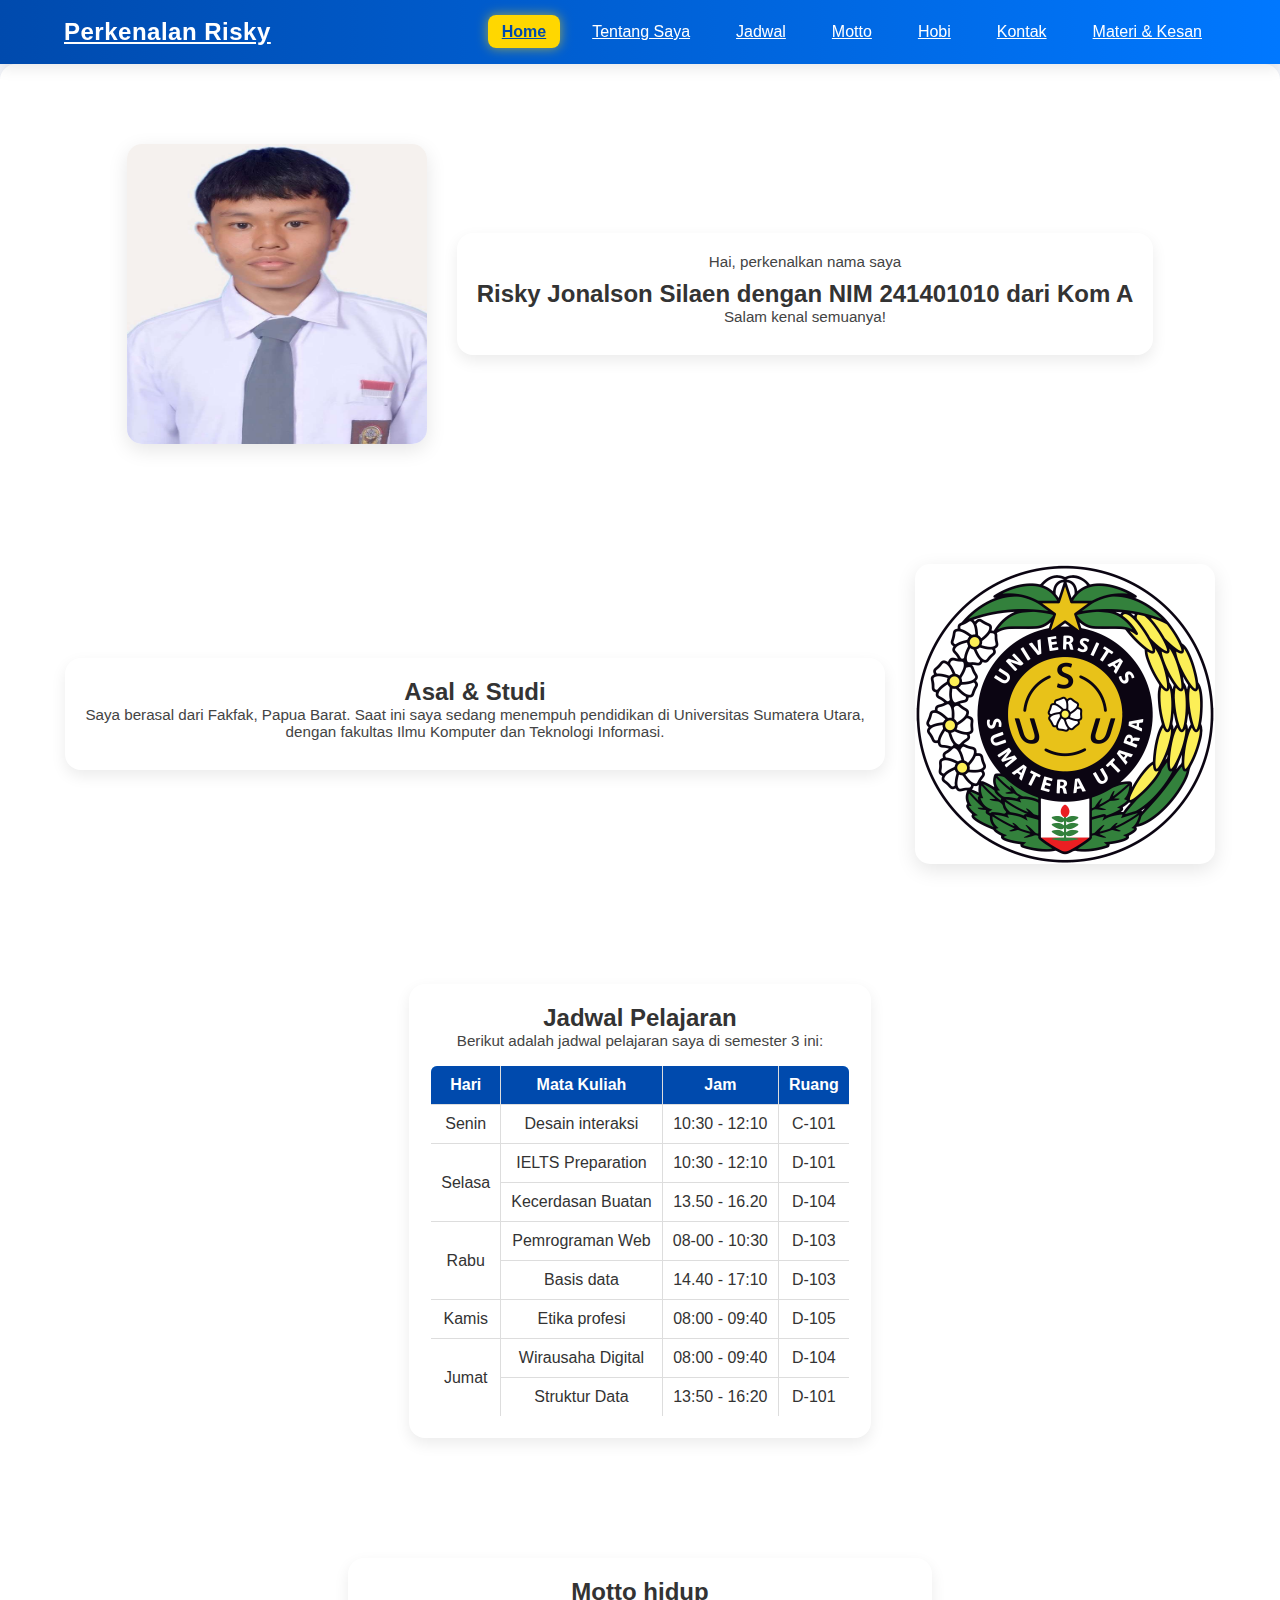
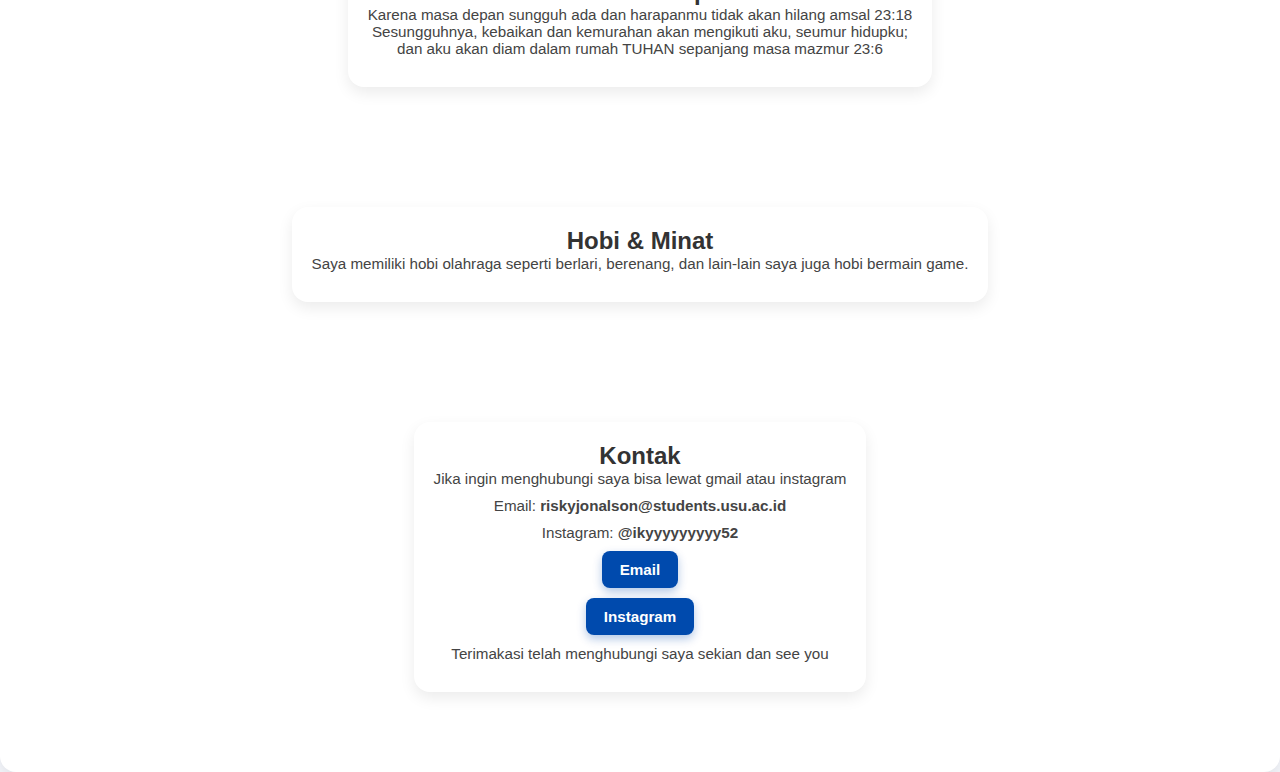
<file: index.html>
<!DOCTYPE html>
<html lang="id">
<head>
  <meta charset="UTF-8">
  <meta name="viewport" content="width=device-width, initial-scale=1.0">
  <title>Perkenalan Risky</title>
  <link rel="stylesheet" href="cek.css">
  <script defer src="cek.js"></script>
</head>
<body>

 <nav>
  <div class="wrapper-nav">
    <div class="logo"><a href="#home">Perkenalan Risky</a></div>

    <div class="menu-toggle" id="menu-toggle">
      <div class="bar"></div>
      <div class="bar"></div>
      <div class="bar"></div>
    </div>

    <ul class="menu" id="menu">
      <li><a href="#home" class="nav-link active">Home</a></li>
      <li><a href="#about" class="nav-link">Tentang Saya</a></li>
      <li><a href="#jadwal" class="nav-link">Jadwal</a></li>
      <li><a href="#Motto" class="nav-link">Motto</a></li>
      <li><a href="#hobi" class="nav-link">Hobi</a></li>
      <li><a href="#contact" class="nav-link">Kontak</a></li>
      <li><a href="materi.html" class="nav-link">Materi & Kesan</a></li>
    </ul>
  </div>
</nav>

  <!-- Isi halaman tetap seperti codingan kamu sebelumnya -->
  <div class="card">
    <section id="home">
      <img src="IMG_20250901_174842.jpg" height="300px" width="300px"/>
      <div class="card">
        <p class="deskripsi">Hai, perkenalkan nama saya</p>
        <h2>Risky Jonalson Silaen dengan NIM 241401010 dari Kom A</h2>
        <p>Salam kenal semuanya!</p>
      </div>
    </section>

    <section id="about">
      <div class="card">
        <h2>Asal & Studi</h2>
        <p>Saya berasal dari Fakfak, Papua Barat. Saat ini saya sedang menempuh pendidikan di Universitas Sumatera Utara,<br>
           dengan fakultas Ilmu Komputer dan Teknologi Informasi.</p>
      </div>
      <img src="Logo_of_North_Sumatra_University.svg.png" height="300px" width="300px"/>
    </section>

    <!-- Jadwal, Motto, Hobi, dan Contact tetap -->
    <section id="jadwal">
      <div class="card">
        <h2>Jadwal Pelajaran</h2>
        <p>Berikut adalah jadwal pelajaran saya di semester 3 ini:</p>
            <table
      border="2"
      cellpadding="8"
      cellspacing="0"
      align="center"
      bgcolor="White"
      bordercolor="blue"
    >
      <tr bgcolor="#87cefa">
        <th>Hari</th>
        <th>Mata Kuliah</th>
        <th>Jam</th>
        <th>Ruang</th>
      </tr>
      <tr>
        <td>Senin</td>
        <td>Desain interaksi</td>
        <td>10:30 - 12:10</td>
        <td>C-101</td>
      </tr>
      <tr>
        <td rowspan="2">Selasa</td>
        <td>IELTS Preparation</td>
        <td>10:30 - 12:10</td>
        <td>D-101</td>
      </tr>
      <tr>
        <td>Kecerdasan Buatan</td>
        <td>13.50 - 16.20</td>
        <td>D-104</td>
      </tr>
      <tr>
        <td rowspan="2">Rabu</td>
        <td>Pemrograman Web</td>
        <td>08-00 - 10:30</td>
        <td>D-103</td>
      </tr>
      <tr>
        <td>Basis data</td>
        <td>14.40 - 17:10</td>
        <td>D-103</td>
      </tr>
      <tr>
        <td rowspan="1">Kamis</td>
        <td>Etika profesi</td>
        <td>08:00 - 09:40</td>
        <td>D-105</td>
      </tr>
      <tr>
        <td rowspan="2">Jumat</td>
        <td>Wirausaha Digital</td>
        <td>08:00 - 09:40</td>
        <td>D-104</td>
      </tr>
      <tr>
         <td>Struktur Data</td>
         <td>13:50 - 16:20</td>
         <td>D-101</td>
      </tr>
    </table>
      </div>
    </section>

      <section id="Motto">
      <div class="card">
        <h2>Motto hidup</h2>
        <p>Karena masa depan sungguh ada dan harapanmu tidak akan hilang amsal 23:18<br>
          Sesungguhnya, kebaikan dan kemurahan akan mengikuti aku, seumur hidupku;<br>
          dan aku akan diam dalam rumah TUHAN sepanjang masa mazmur 23:6 
        </p>
      </div>
    </section>

    
    <section id="hobi">
      <div class="card">
        <h2>Hobi & Minat</h2>
        <p>Saya memiliki hobi olahraga seperti berlari, berenang, dan lain-lain saya juga hobi
          bermain game.</p>
      </div>
    </section>

    <section id="contact">
  <div class="card">
    <h2>Kontak</h2>
    <p>Jika ingin menghubungi saya bisa lewat gmail atau instagram </p>
    <p>Email: <b>riskyjonalson@students.usu.ac.id</b></p>
    <p>Instagram: <b>@ikyyyyyyyyy52</b></p>
    <p><a href="mailto:riskyjonalson@students.usu.ac.id" class="tbl-biru">Email</a></p>
    <p><a href="https://www.instagram.com/ikyyyyyyyyy52?igsh=cXFyc2M5ZG95Zmtz" class="tbl-biru">Instagram</a></p>
    <p>Terimakasi telah menghubungi saya sekian dan see you</p>
  </div>
</section>

</div>
</body>
</html>
</file>
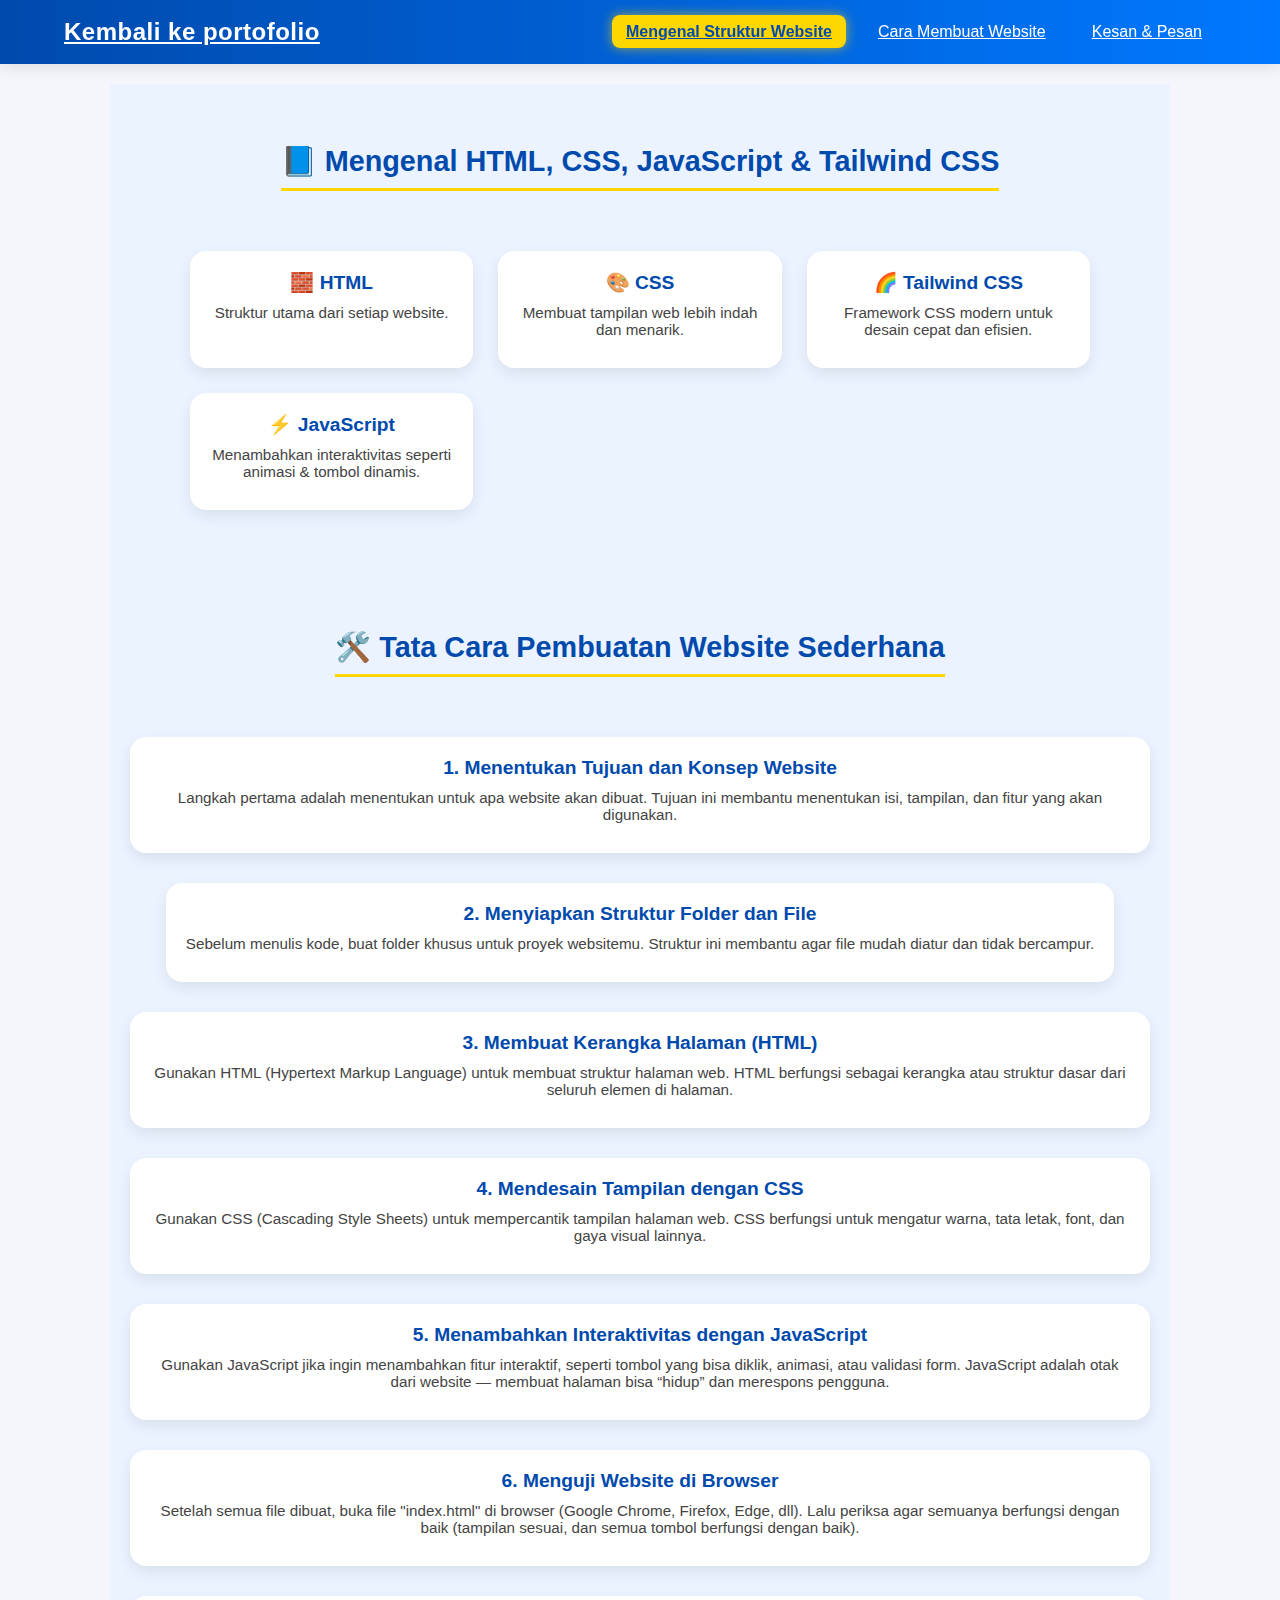
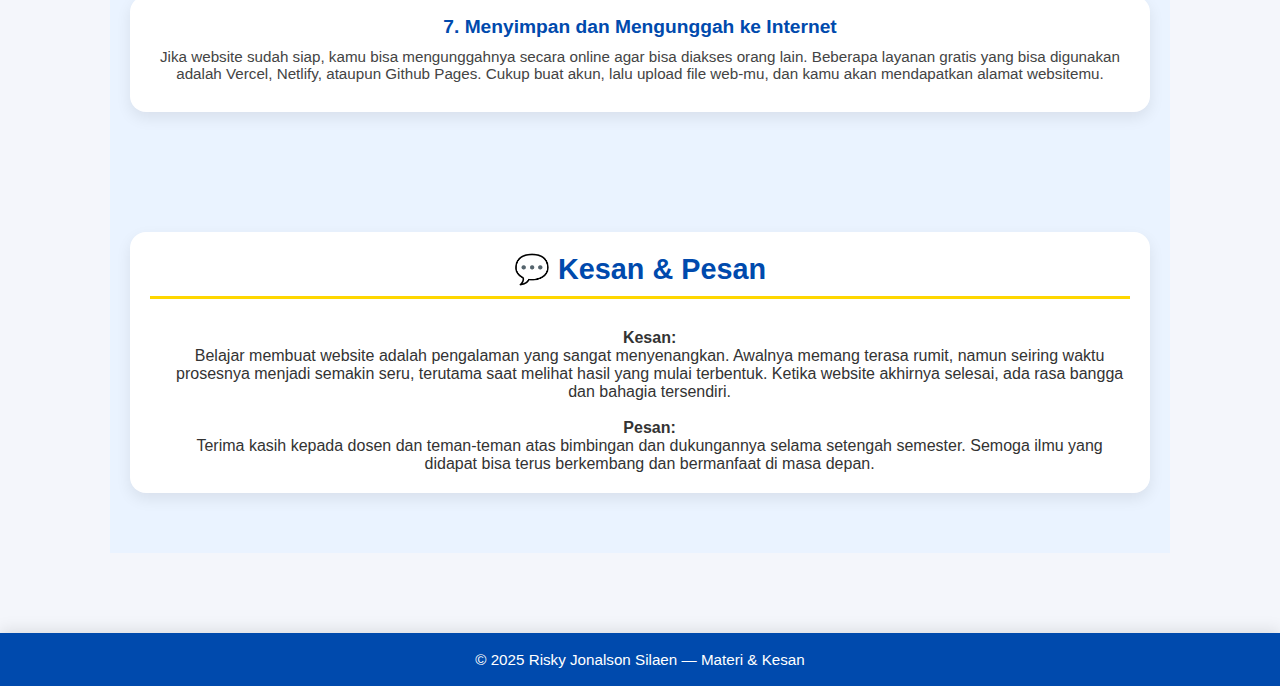
<file: materi.html>
<!DOCTYPE html>
<html lang="id">
<head>
  <meta charset="UTF-8" />
  <meta name="viewport" content="width=device-width, initial-scale=1.0" />
  <title>Materi & Kesan - Risky</title>
  <link rel="stylesheet" href="cek.css" />
  <script defer src="cek.js"></script>
</head>
<body>

  <!-- Navigasi -->
  <nav>
    <div class="wrapper-nav">
      <div class="logo">
        <a href="index.html">Kembali ke portofolio</a>
      </div>

      <div class="menu-toggle" id="menu-toggle">
        <div class="bar"></div>
        <div class="bar"></div>
        <div class="bar"></div>
      </div>

      <ul class="menu" id="menu">
        <li><a href="#mengenal" class="nav-link active">Mengenal Struktur Website</a></li>
        <li><a href="#cara" class="nav-link">Cara Membuat Website</a></li>
        <li><a href="#kesan" class="nav-link">Kesan & Pesan</a></li>
      </ul>
    </div>
  </nav>

  <!-- Konten Utama -->
  <main class="wrapper">

    <!-- Bagian 1: Mengenal -->
    <section id="mengenal" class="materi">
      <h2>📘 Mengenal HTML, CSS, JavaScript & Tailwind CSS</h2>

      <div class="materi-grid">
        <div class="card">
          <h3>🧱 HTML</h3>
          <p>Struktur utama dari setiap website.</p>
        </div>

        <div class="card">
          <h3>🎨 CSS</h3>
          <p>Membuat tampilan web lebih indah dan menarik.</p>
        </div>

        <div class="card">
          <h3>🌈 Tailwind CSS</h3>
          <p>Framework CSS modern untuk desain cepat dan efisien.</p>
        </div>

        <div class="card">
          <h3>⚡ JavaScript</h3>
          <p>Menambahkan interaktivitas seperti animasi & tombol dinamis.</p>
        </div>
      </div>
    </section>

    <!-- Bagian 2: Cara Membuat -->
    <section id="cara" class="materi">
      <h2>🛠️ Tata Cara Pembuatan Website Sederhana</h2>

      <div class="card">
        <h3>1. Menentukan Tujuan dan Konsep Website</h3>
        <p>
          Langkah pertama adalah menentukan untuk apa website akan dibuat. 
          Tujuan ini membantu menentukan isi, tampilan, dan fitur yang akan digunakan.
        </p>
      </div>

      <div class="card">
        <h3>2. Menyiapkan Struktur Folder dan File</h3>
        <p>
          Sebelum menulis kode, buat folder khusus untuk proyek websitemu. 
          Struktur ini membantu agar file mudah diatur dan 
          tidak bercampur.
        </p>
      </div>

      <div class="card">
        <h3>3. Membuat Kerangka Halaman (HTML)</h3>
        <p>
          Gunakan HTML (Hypertext Markup Language) untuk membuat struktur halaman web. 
          HTML berfungsi sebagai kerangka atau struktur dasar dari seluruh elemen di halaman.
        </p>
      </div>

      <div class="card">
        <h3>4. Mendesain Tampilan dengan CSS</h3>
        <p>
          Gunakan CSS (Cascading Style Sheets) untuk mempercantik tampilan halaman web.
          CSS berfungsi untuk mengatur warna, tata letak, font, dan gaya visual lainnya.
        </p>
      </div>

      <div class="card">
        <h3>5. Menambahkan Interaktivitas dengan JavaScript</h3>
        <p>
          Gunakan JavaScript jika ingin menambahkan fitur interaktif, seperti tombol yang bisa diklik, animasi, atau validasi form.
          JavaScript adalah otak dari website — membuat halaman bisa “hidup” dan merespons pengguna.
        </p>
      </div>

      <div class="card">
        <h3>6. Menguji Website di Browser</h3>
        <p>
          Setelah semua file dibuat, buka file "index.html" di browser (Google Chrome, Firefox, Edge, dll).
          Lalu periksa agar semuanya berfungsi dengan baik (tampilan sesuai, dan semua tombol berfungsi dengan baik).
        </p>
      </div>

      <div class="card">
        <h3>7. Menyimpan dan Mengunggah ke Internet</h3>
        <p>
          Jika website sudah siap, kamu bisa mengunggahnya secara online agar bisa diakses orang lain.
          Beberapa layanan gratis yang bisa digunakan adalah Vercel, Netlify, ataupun Github Pages.
          Cukup buat akun, lalu upload file web-mu, dan kamu akan mendapatkan alamat websitemu.
        </p>
      </div>

    </section>

    <!-- Bagian 3: Kesan & Pesan -->
    <section id="kesan" class="materi">
      <div class="card">
        <h2>💬 Kesan & Pesan</h2>
        <ul style="padding-left: 1.2em;">
          <strong>Kesan:</strong><br>
            Belajar membuat website adalah pengalaman yang sangat menyenangkan. Awalnya memang terasa rumit, namun seiring waktu prosesnya menjadi semakin seru, terutama saat melihat hasil yang mulai terbentuk. Ketika website akhirnya selesai, ada rasa bangga dan bahagia tersendiri.
          <br>
          <br>
          <strong>Pesan:</strong><br>
            Terima kasih kepada dosen dan teman-teman atas bimbingan dan dukungannya selama setengah semester. Semoga ilmu yang didapat bisa terus berkembang dan bermanfaat di masa depan.
          
        </ul>
      </div>
    </section>

  </main>

  <!-- Footer -->
  <footer>
    <p>© 2025 Risky Jonalson Silaen — Materi & Kesan</p>
  </footer>

</body>
</html>
</file>
<file: cek.css>
/* ======================= */
/* === RESET & DASAR === */
/* ======================= */
* {
  margin: 0;
  padding: 0;
  box-sizing: border-box;
  font-family: 'Poppins', sans-serif;
}

body {
  background: #f4f6fb;
  color: #333;
  scroll-behavior: smooth;
  opacity: 0;
  transition: opacity 0.8s ease-in-out;
}

body.fade-in {
  opacity: 1;
}

.wrapper {
  width: 100%;
  max-width: 1100px;
  margin: auto;
  padding: 20px;
}

/* ======================= */
/* === NAVIGASI === */
/* ======================= */
nav {
  background: linear-gradient(90deg, #004aad, #0078ff);
  color: #fff;
  padding: 18px 0;
  position: sticky;
  top: 0;
  z-index: 10;
  box-shadow: 0 3px 15px rgba(0, 0, 0, 0.1);
  backdrop-filter: blur(5px);
}

.wrapper-nav {
  display: flex;
  justify-content: space-between;
  align-items: center;
  width: 90%;
  margin: auto;
}

.logo a {
  color: #fff;
  font-size: 1.5rem;
  font-weight: 700;
  letter-spacing: 0.5px;
  transition: color 0.3s;
}

.logo a:hover {
  color: #ffd700;
}

.menu {
  display: flex;
  list-style: none;
  gap: 18px;
}

.nav-link {
  position: relative;
  color: #fff;
  padding: 8px 14px;
  border-radius: 8px;
  transition: 0.3s;
}

.nav-link:hover {
  background: rgba(255, 255, 255, 0.15);
}

.nav-link.active {
  background: #ffd700;
  color: #004aad;
  font-weight: 700;
  box-shadow: 0 0 12px rgba(255, 215, 0, 0.6);
}

.nav-link.active::before {
  content: "";
  position: absolute;
  top: 50%;
  left: 50%;
  width: 130%;
  height: 130%;
  background: rgba(255, 215, 0, 0.4);
  border-radius: 50%;
  transform: translate(-50%, -50%) scale(0);
  animation: bubble 0.5s ease forwards;
  z-index: -1;
}

@keyframes bubble {
  from {
    transform: translate(-50%, -50%) scale(0);
    opacity: 0.7;
  }
  to {
    transform: translate(-50%, -50%) scale(1.4);
    opacity: 0;
  }
}

/* ======================= */
/* === BACK SECTION === */
/* ======================= */
.back-section {
  background: linear-gradient(90deg, #004aad, #0078ff);
  color: #fff;
  padding: 25px 40px;
  text-align: left;
  box-shadow: 0 4px 12px rgba(0, 0, 0, 0.1);
  border-radius: 0 0 15px 15px;
}

.back-section a {
  color: #fff;
  font-weight: 700;
  font-size: 1.2rem;
  text-decoration: none;
  display: inline-flex;
  align-items: center;
  gap: 8px;
  transition: 0.3s;
}

.back-section a:hover {
  color: #ffd700;
  transform: translateX(-4px);
}

.back-section ul {
  list-style: none;
  display: flex;
  gap: 25px;
  margin-top: 15px;
}

.back-section li a {
  color: #e6f0ff;
  font-weight: 500;
  font-size: 1rem;
  transition: 0.2s;
}

.back-section li a:hover {
  color: #ffd700;
  text-decoration: underline;
}

/* ======================= */
/* === SECTION === */
/* ======================= */
section {
  padding: 60px 0;
  display: flex;
  flex-wrap: wrap;
  justify-content: center;
  align-items: center;
  gap: 30px;
}

section img {
  border-radius: 15px;
  box-shadow: 0 6px 20px rgba(0, 0, 0, 0.1);
}

.kolom {
  background: #fff;
  padding: 25px 30px;
  border-radius: 12px;
  box-shadow: 0 4px 12px rgba(0, 0, 0, 0.08);
  flex: 1;
  min-width: 280px;
  transition: transform 0.3s ease, box-shadow 0.3s ease;
}

.kolom:hover {
  transform: translateY(-5px);
  box-shadow: 0 8px 18px rgba(0, 0, 0, 0.12);
}

.kolom h2 {
  color: #004aad;
  margin-bottom: 12px;
  border-left: 5px solid #ffd700;
  padding-left: 10px;
}

.kolom p {
  line-height: 1.7;
  margin-bottom: 10px;
}

/* ======================= */
/* === TOMBOL === */
/* ======================= */
.tbl-biru {
  background: #004aad;
  color: #fff;
  padding: 10px 18px;
  border-radius: 8px;
  font-weight: 600;
  display: inline-block;
  transition: all 0.3s ease;
  text-decoration: none;
  box-shadow: 0 4px 10px rgba(0, 74, 173, 0.3);
}

.tbl-biru:hover {
  background: #ffd700;
  color: #004aad;
  box-shadow: 0 6px 14px rgba(255, 215, 0, 0.4);
  transform: translateY(-2px);
}

/* ======================= */
/* === TABEL === */
/* ======================= */
table {
  width: 100%;
  border-collapse: collapse;
  margin-top: 15px;
  border-radius: 8px;
  overflow: hidden;
}

th,
td {
  padding: 10px;
  text-align: center;
  border: 1px solid #ddd;
}

th {
  background: #004aad;
  color: #fff;
}

/* ======================= */
/* === CARD (MATERI) === */
/* ======================= */
.materi {
  background: #eaf3ff;
  padding: 60px 20px;
  display: flex;
  flex-direction: column;
  align-items: center;
}

.materi h2 {
  font-size: 1.8rem;
  font-weight: 700;
  margin-bottom: 30px;
  color: #004aad;
  border-bottom: 3px solid #ffd700;
  padding-bottom: 10px;
}

.materi-grid {
  display: grid;
  grid-template-columns: repeat(auto-fit, minmax(250px, 1fr));
  gap: 25px;
  width: 100%;
  max-width: 900px;
}

.card {
  background: #fff;
  border-radius: 16px;
  box-shadow: 0 6px 15px rgba(0, 0, 0, 0.08);
  padding: 20px;
  text-align: center;
  transition: transform 0.25s ease, box-shadow 0.25s ease;
}

.card:hover {
  transform: translateY(-6px);
  box-shadow: 0 10px 20px rgba(0, 0, 0, 0.12);
}

.card h3 {
  font-weight: 600;
  margin-bottom: 10px;
  font-size: 1.2rem;
  color: #004aad;
}

.card p {
  font-size: 0.95rem;
  color: #444;
  margin-bottom: 10px;
}

.card code {
  background: #f5f5f5;
  border-radius: 6px;
  padding: 5px 8px;
  font-size: 0.9rem;
  color: #d63384;
  display: inline-block;
}

/* ======================= */
/* === ANIMASI === */
/* ======================= */
.fade,
.reveal {
  opacity: 0;
  transform: translateY(40px);
  transition: all 0.8s ease;
}

.fade.show,
.reveal.active {
  opacity: 1;
  transform: translateY(0);
}

/* ======================= */
/* === FOOTER === */
/* ======================= */
footer {
  background: #004aad;
  color: #fff;
  text-align: center;
  padding: 18px;
  font-size: 0.95rem;
  margin-top: 60px;
  box-shadow: 0 -3px 15px rgba(0, 0, 0, 0.1);
}

/* ======================= */
/* === RESPONSIF === */
/* ======================= */
@media (max-width: 768px) {
  .wrapper-nav {
    flex-direction: row;
    justify-content: space-between;
  }

  .menu-toggle {
    display: flex;
    flex-direction: column;
    gap: 5px;
    cursor: pointer;
  }

  .menu-toggle .bar {
    width: 25px;
    height: 3px;
    background: #fff;
    border-radius: 3px;
    transition: all 0.3s ease;
  }

  .menu {
    display: none;
    flex-direction: column;
    background: #004aad;
    width: 100%;
    padding: 15px 0;
  }

  .menu.active {
    display: flex;
  }

  .menu li {
    text-align: center;
    margin: 10px 0;
  }
}
</file>
